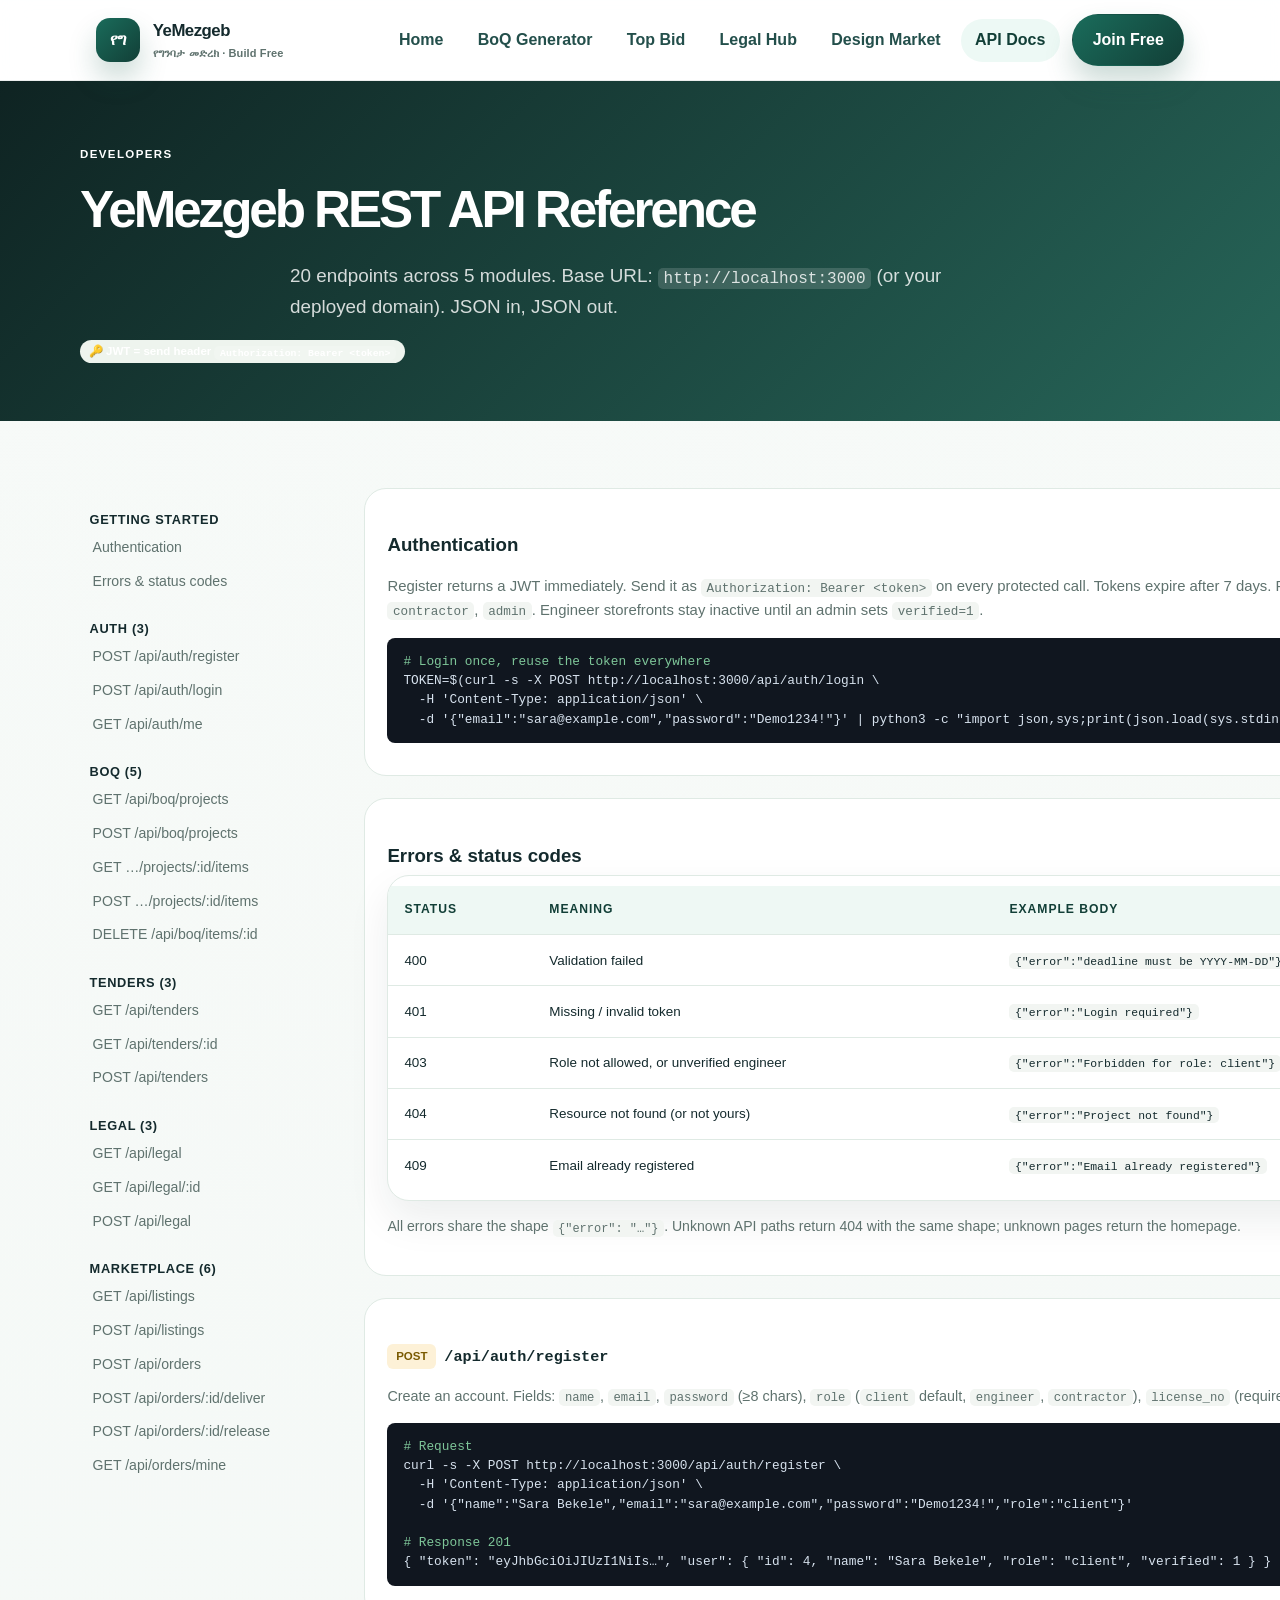
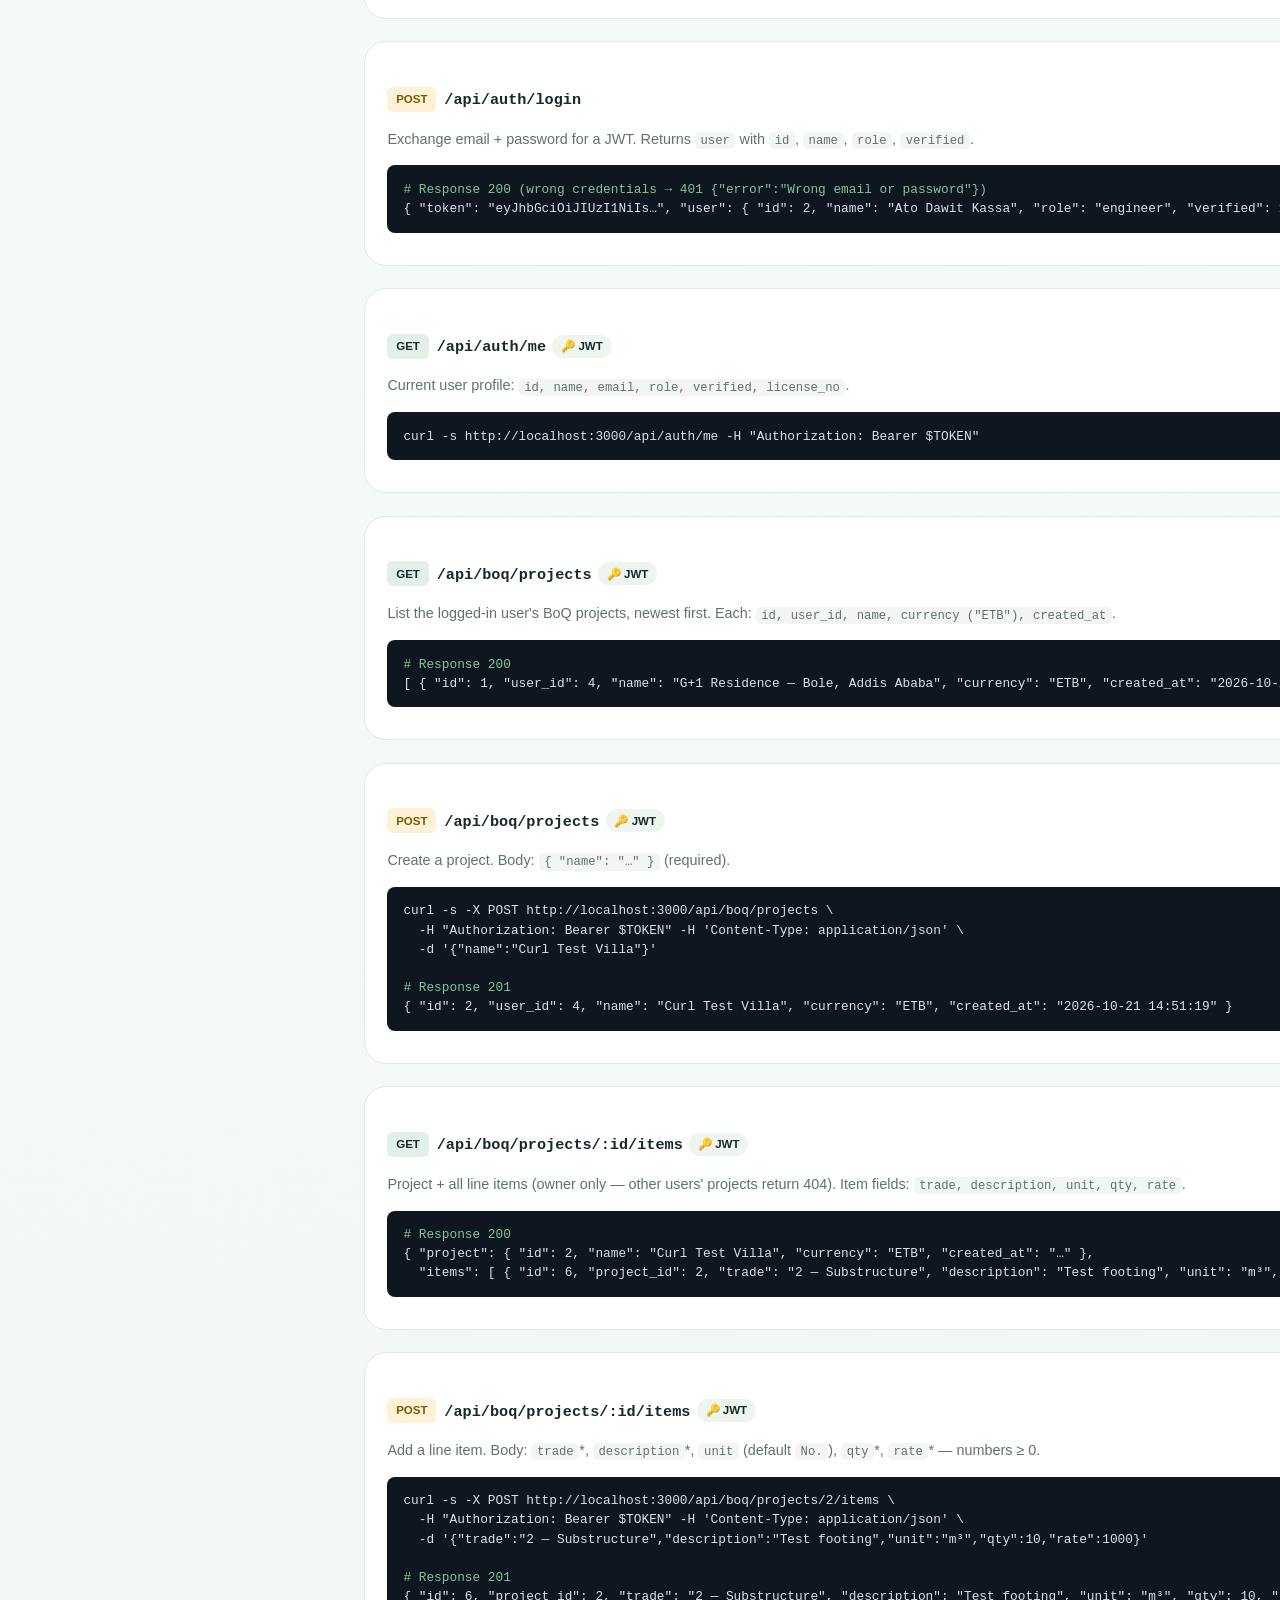
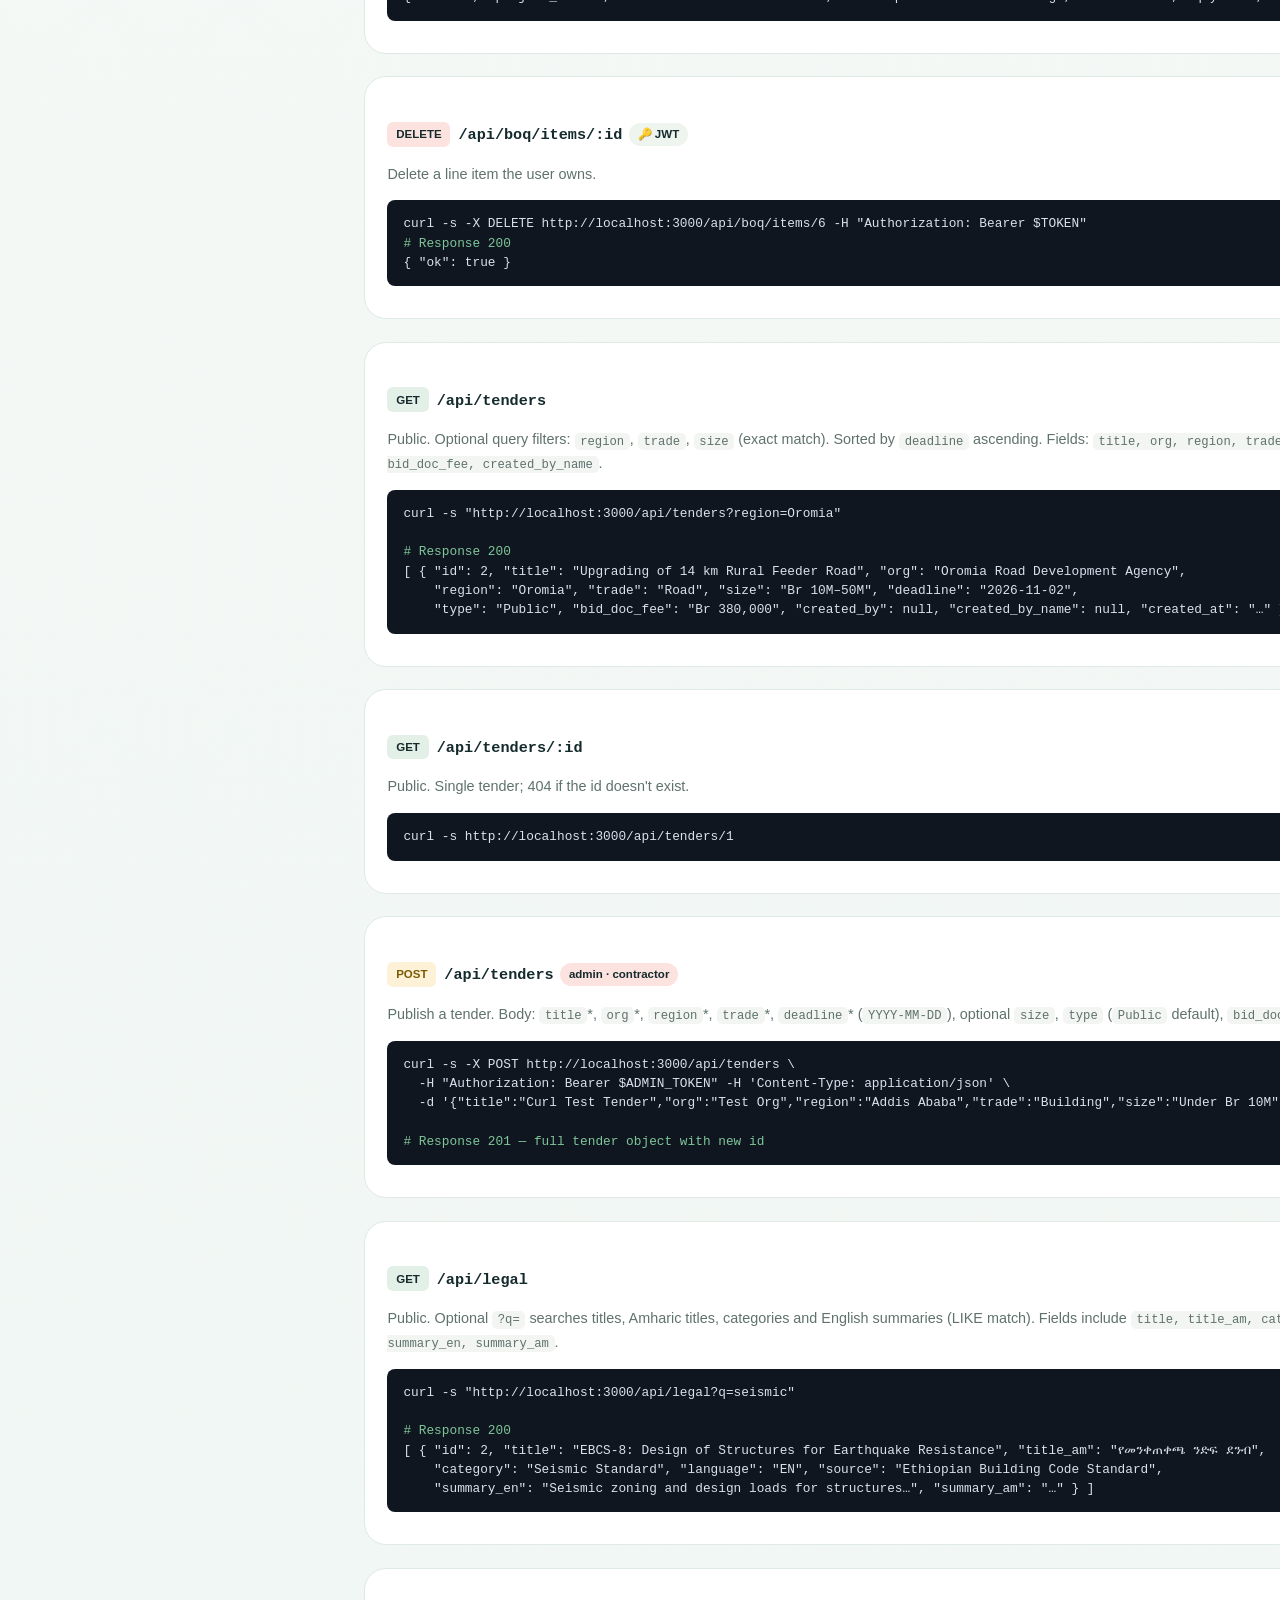
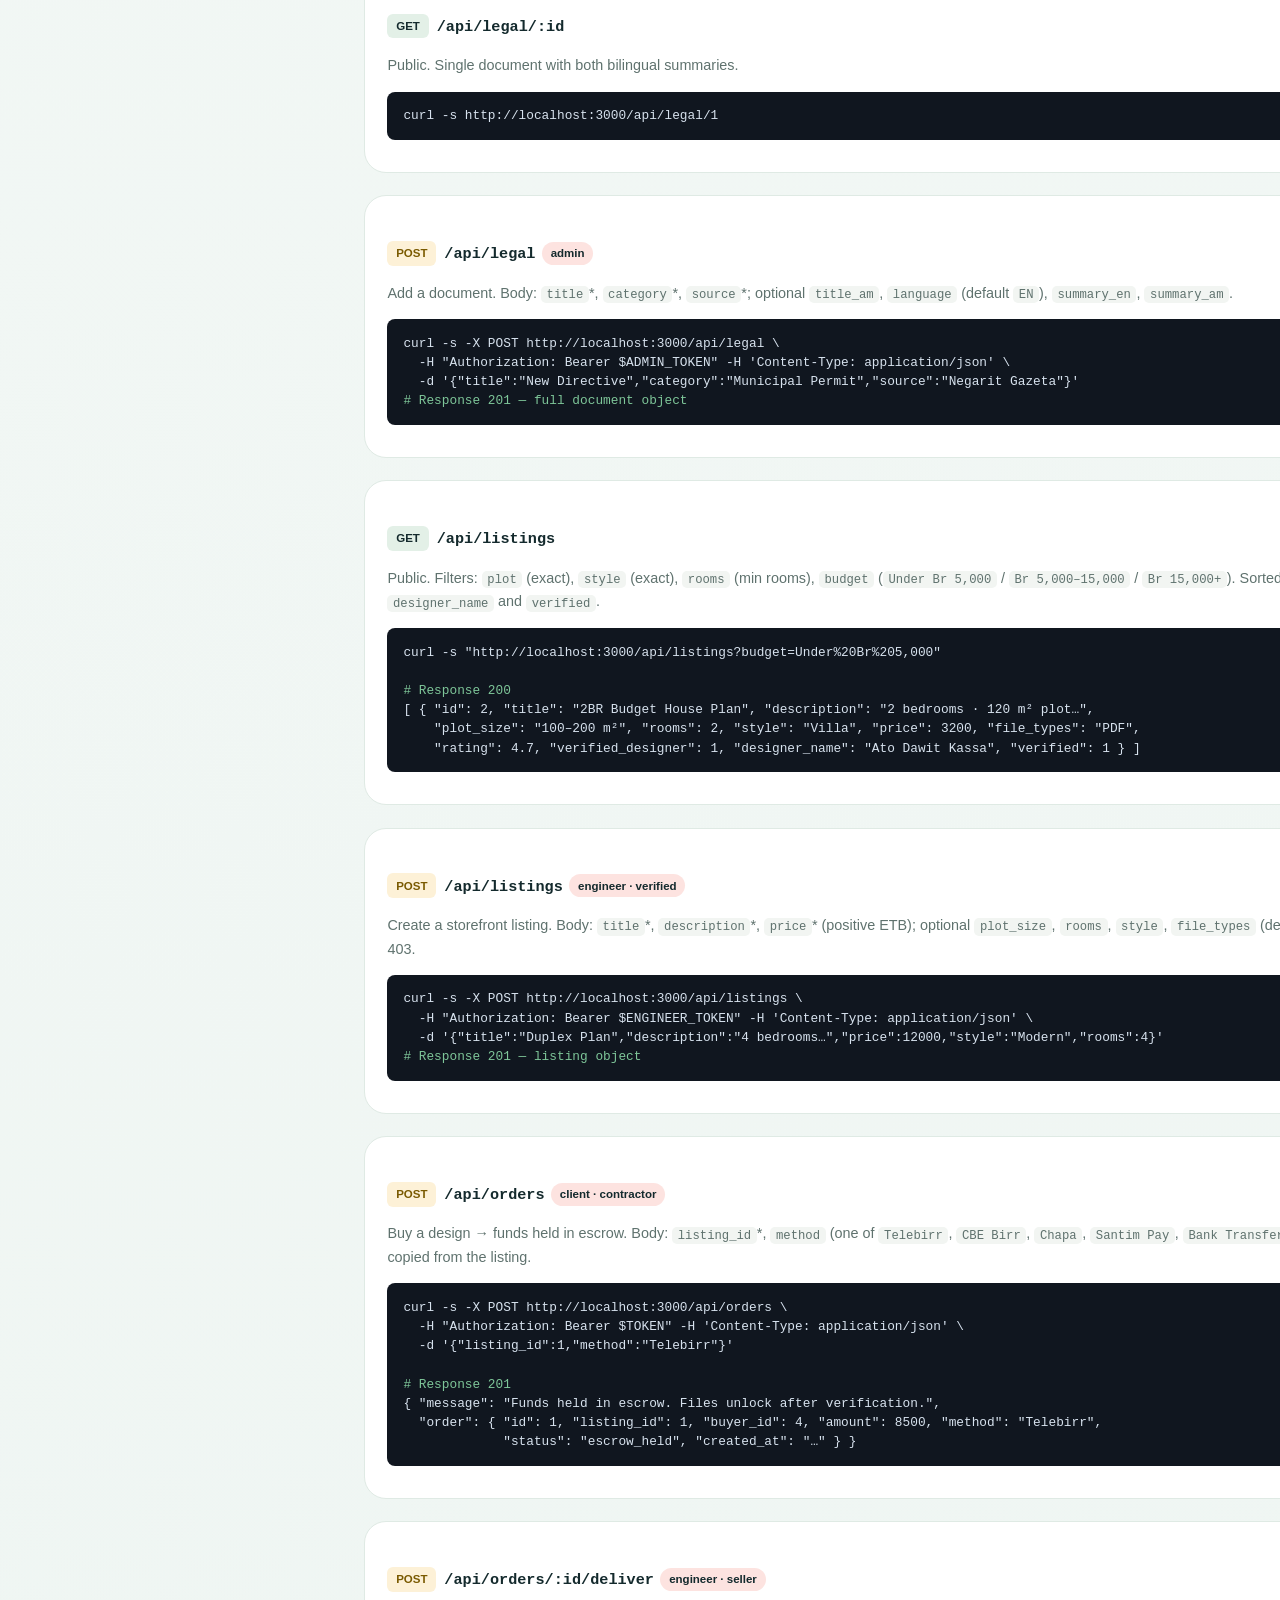
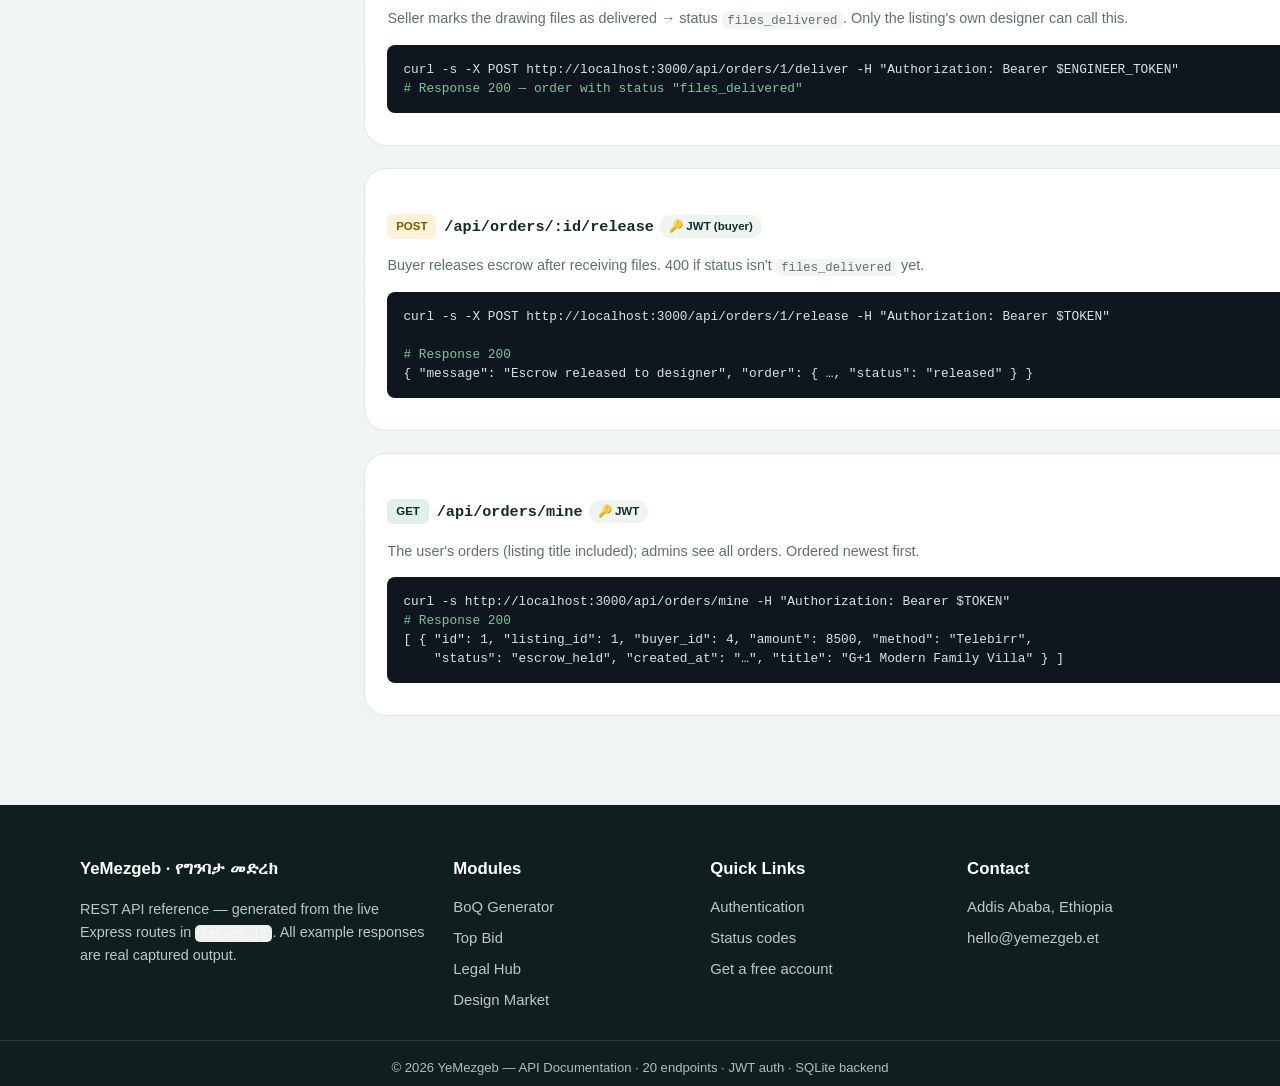
<file: api-docs.html>
<!DOCTYPE html>
<html lang="en">
<head>
<meta charset="UTF-8">
<meta name="viewport" content="width=device-width, initial-scale=1.0">
<title>API Documentation — YeMezgeb REST API</title>
<meta name="description" content="Complete REST API reference for the YeMezgeb platform: authentication, BoQ, tenders, legal repository and marketplace escrow endpoints with curl examples.">
<link rel="stylesheet" href="css/style.css">
<style>
.docs-layout { display: grid; gap: 1.5rem; }
@media (min-width: 980px) { .docs-layout { grid-template-columns: 260px 1fr; align-items: start; } }
.docs-sidebar { position: sticky; top: 76px; }
.docs-sidebar a { display: block; padding: .35rem .6rem; text-decoration: none; color: var(--muted); font-size: .88rem; border-left: 3px solid transparent; }
.docs-sidebar a:hover { color: var(--green-dark); border-left-color: var(--yellow); background: #eef4ee; }
.docs-sidebar .group { margin-top: 1rem; font-weight: 800; color: var(--green-dark); font-size: .8rem; text-transform: uppercase; letter-spacing: .05em; padding: .35rem .6rem 0; }
.method { display: inline-block; font-weight: 900; font-size: .72rem; padding: .2rem .55rem; border-radius: 6px; margin-right: .5rem; vertical-align: middle; }
.m-get { background: #e3f0e7; color: var(--green-dark); }
.m-post { background: #fdf1d7; color: #7a5a00; }
.m-delete { background: #fde3e0; color: var(--red); }
.ep { background: var(--card); border: 1px solid var(--line); border-radius: var(--radius); padding: 1.4rem; margin-bottom: 1.4rem; scroll-margin-top: 80px; }
.ep h3 { color: var(--green-dark); margin-bottom: .3rem; word-break: break-all; }
.ep .path { font-family: ui-monospace, Consolas, monospace; font-weight: 700; font-size: .95rem; }
.auth-tag { display: inline-block; font-size: .72rem; font-weight: 800; padding: .15rem .55rem; border-radius: 999px; background: #eef4ee; color: var(--green-dark); margin-left: .4rem; vertical-align: middle; }
.auth-tag.admin { background: #fde3e0; color: var(--red); }
pre { background: #10161f; color: #d7e2ee; padding: .9rem 1rem; border-radius: 8px; overflow-x: auto; font-size: .8rem; line-height: 1.5; margin: .6rem 0; }
pre .c { color: #7ec699; }
code { font-family: ui-monospace, Consolas, monospace; background: #eef1ee; padding: .1rem .35rem; border-radius: 5px; font-size: .85em; }
.ep code { background: #f2f5f2; }
.ep table { min-width: 0; font-size: .84rem; margin: .6rem 0; }
.pill-row { display: flex; gap: .5rem; flex-wrap: wrap; margin: .6rem 0; }
</style>
</head>
<body>
<a class="skip-link" href="#main">Skip to main content</a>
<header class="site-header">
  <div class="nav-wrap">
    <a href="index.html" class="brand"><span class="logo" aria-hidden="true">የግ</span><span>YeMezgeb<small>የግንባታ መድረክ · Build Free</small></span></a>
    <nav aria-label="Main navigation">
      <button class="menu-btn" onclick="document.body.classList.toggle('nav-open')" aria-label="Toggle menu">☰</button>
      <ul class="nav-links">
        <li><a href="index.html">Home</a></li>
        <li><a href="boq.html">BoQ Generator</a></li>
        <li><a href="tenders.html">Top Bid</a></li>
        <li><a href="legal.html">Legal Hub</a></li>
        <li><a href="marketplace.html">Design Market</a></li>
        <li><a href="api-docs.html" aria-current="page">API Docs</a></li>
      </ul>
      <a href="marketplace.html#join" class="nav-cta">Join Free</a>
    </nav>
  </div>
</header>

<main id="main">
  <section class="page-hero">
    <div class="container">
      <span class="kicker" style="color:var(--yellow);">Developers</span>
      <h1>YeMezgeb REST API Reference</h1>
      <p>20 endpoints across 5 modules. Base URL: <code style="background:rgba(255,255,255,.15);">http://localhost:3000</code> (or your deployed domain). JSON in, JSON out.</p>
      <div class="pill-row">
        <span class="auth-tag" style="margin:0;">🔑 JWT = send header <code style="background:rgba(255,255,255,.15);">Authorization: Bearer &lt;token&gt;</code></span>
      </div>
    </div>
  </section>

  <section>
    <div class="container docs-layout">
      <aside class="docs-sidebar" aria-label="Endpoint list">
        <div class="group">Getting started</div>
        <a href="#auth">Authentication</a>
        <a href="#errors">Errors &amp; status codes</a>
        <div class="group">Auth (3)</div>
        <a href="#register">POST /api/auth/register</a>
        <a href="#login">POST /api/auth/login</a>
        <a href="#me">GET /api/auth/me</a>
        <div class="group">BoQ (5)</div>
        <a href="#boq-list">GET /api/boq/projects</a>
        <a href="#boq-create">POST /api/boq/projects</a>
        <a href="#boq-items">GET …/projects/:id/items</a>
        <a href="#boq-additem">POST …/projects/:id/items</a>
        <a href="#boq-delitem">DELETE /api/boq/items/:id</a>
        <div class="group">Tenders (3)</div>
        <a href="#tenders-list">GET /api/tenders</a>
        <a href="#tenders-one">GET /api/tenders/:id</a>
        <a href="#tenders-create">POST /api/tenders</a>
        <div class="group">Legal (3)</div>
        <a href="#legal-list">GET /api/legal</a>
        <a href="#legal-one">GET /api/legal/:id</a>
        <a href="#legal-create">POST /api/legal</a>
        <div class="group">Marketplace (6)</div>
        <a href="#listings-list">GET /api/listings</a>
        <a href="#listings-create">POST /api/listings</a>
        <a href="#orders-create">POST /api/orders</a>
        <a href="#orders-deliver">POST /api/orders/:id/deliver</a>
        <a href="#orders-release">POST /api/orders/:id/release</a>
        <a href="#orders-mine">GET /api/orders/mine</a>
      </aside>

      <div>
        <div class="ep" id="auth">
          <h3>Authentication</h3>
          <p style="color:var(--muted); font-size:.93rem;">Register returns a JWT immediately. Send it as <code>Authorization: Bearer &lt;token&gt;</code> on every protected call. Tokens expire after 7 days. Roles: <code>client</code>, <code>engineer</code>, <code>contractor</code>, <code>admin</code>. Engineer storefronts stay inactive until an admin sets <code>verified=1</code>.</p>
          <pre><span class="c"># Login once, reuse the token everywhere</span>
TOKEN=$(curl -s -X POST http://localhost:3000/api/auth/login \
  -H 'Content-Type: application/json' \
  -d '{"email":"sara@example.com","password":"Demo1234!"}' | python3 -c "import json,sys;print(json.load(sys.stdin)['token'])")</pre>
        </div>

        <div class="ep" id="errors">
          <h3>Errors &amp; status codes</h3>
          <div class="table-wrap">
          <table>
            <thead><tr><th>Status</th><th>Meaning</th><th>Example body</th></tr></thead>
            <tbody>
              <tr><td>400</td><td>Validation failed</td><td><code>{"error":"deadline must be YYYY-MM-DD"}</code></td></tr>
              <tr><td>401</td><td>Missing / invalid token</td><td><code>{"error":"Login required"}</code></td></tr>
              <tr><td>403</td><td>Role not allowed, or unverified engineer</td><td><code>{"error":"Forbidden for role: client"}</code></td></tr>
              <tr><td>404</td><td>Resource not found (or not yours)</td><td><code>{"error":"Project not found"}</code></td></tr>
              <tr><td>409</td><td>Email already registered</td><td><code>{"error":"Email already registered"}</code></td></tr>
            </tbody>
          </table>
          </div>
          <p style="color:var(--muted); font-size:.88rem;">All errors share the shape <code>{"error": "…"}</code>. Unknown API paths return 404 with the same shape; unknown pages return the homepage.</p>
        </div>

        <div class="ep" id="register">
          <h3><span class="method m-post">POST</span><span class="path">/api/auth/register</span></h3>
          <p style="color:var(--muted); font-size:.9rem;">Create an account. Fields: <code>name</code>, <code>email</code>, <code>password</code> (≥8 chars), <code>role</code> (<code>client</code> default, <code>engineer</code>, <code>contractor</code>), <code>license_no</code> (required for engineers).</p>
          <pre><span class="c"># Request</span>
curl -s -X POST http://localhost:3000/api/auth/register \
  -H 'Content-Type: application/json' \
  -d '{"name":"Sara Bekele","email":"sara@example.com","password":"Demo1234!","role":"client"}'

<span class="c"># Response 201</span>
{ "token": "eyJhbGciOiJIUzI1NiIs…", "user": { "id": 4, "name": "Sara Bekele", "role": "client", "verified": 1 } }</pre>
        </div>

        <div class="ep" id="login">
          <h3><span class="method m-post">POST</span><span class="path">/api/auth/login</span></h3>
          <p style="color:var(--muted); font-size:.9rem;">Exchange email + password for a JWT. Returns <code>user</code> with <code>id</code>, <code>name</code>, <code>role</code>, <code>verified</code>.</p>
          <pre><span class="c"># Response 200 (wrong credentials → 401 {"error":"Wrong email or password"})</span>
{ "token": "eyJhbGciOiJIUzI1NiIs…", "user": { "id": 2, "name": "Ato Dawit Kassa", "role": "engineer", "verified": 1 } }</pre>
        </div>

        <div class="ep" id="me">
          <h3><span class="method m-get">GET</span><span class="path">/api/auth/me</span><span class="auth-tag">🔑 JWT</span></h3>
          <p style="color:var(--muted); font-size:.9rem;">Current user profile: <code>id, name, email, role, verified, license_no</code>.</p>
          <pre>curl -s http://localhost:3000/api/auth/me -H "Authorization: Bearer $TOKEN"</pre>
        </div>

        <div class="ep" id="boq-list">
          <h3><span class="method m-get">GET</span><span class="path">/api/boq/projects</span><span class="auth-tag">🔑 JWT</span></h3>
          <p style="color:var(--muted); font-size:.9rem;">List the logged-in user's BoQ projects, newest first. Each: <code>id, user_id, name, currency ("ETB"), created_at</code>.</p>
          <pre><span class="c"># Response 200</span>
[ { "id": 1, "user_id": 4, "name": "G+1 Residence — Bole, Addis Ababa", "currency": "ETB", "created_at": "2026-10-21 14:51:08" } ]</pre>
        </div>

        <div class="ep" id="boq-create">
          <h3><span class="method m-post">POST</span><span class="path">/api/boq/projects</span><span class="auth-tag">🔑 JWT</span></h3>
          <p style="color:var(--muted); font-size:.9rem;">Create a project. Body: <code>{ "name": "…" }</code> (required).</p>
          <pre>curl -s -X POST http://localhost:3000/api/boq/projects \
  -H "Authorization: Bearer $TOKEN" -H 'Content-Type: application/json' \
  -d '{"name":"Curl Test Villa"}'

<span class="c"># Response 201</span>
{ "id": 2, "user_id": 4, "name": "Curl Test Villa", "currency": "ETB", "created_at": "2026-10-21 14:51:19" }</pre>
        </div>

        <div class="ep" id="boq-items">
          <h3><span class="method m-get">GET</span><span class="path">/api/boq/projects/:id/items</span><span class="auth-tag">🔑 JWT</span></h3>
          <p style="color:var(--muted); font-size:.9rem;">Project + all line items (owner only — other users' projects return 404). Item fields: <code>trade, description, unit, qty, rate</code>.</p>
          <pre><span class="c"># Response 200</span>
{ "project": { "id": 2, "name": "Curl Test Villa", "currency": "ETB", "created_at": "…" },
  "items": [ { "id": 6, "project_id": 2, "trade": "2 — Substructure", "description": "Test footing", "unit": "m³", "qty": 10, "rate": 1000 } ] }</pre>
        </div>

        <div class="ep" id="boq-additem">
          <h3><span class="method m-post">POST</span><span class="path">/api/boq/projects/:id/items</span><span class="auth-tag">🔑 JWT</span></h3>
          <p style="color:var(--muted); font-size:.9rem;">Add a line item. Body: <code>trade</code>*, <code>description</code>*, <code>unit</code> (default <code>No.</code>), <code>qty</code>*, <code>rate</code>* — numbers ≥ 0.</p>
          <pre>curl -s -X POST http://localhost:3000/api/boq/projects/2/items \
  -H "Authorization: Bearer $TOKEN" -H 'Content-Type: application/json' \
  -d '{"trade":"2 — Substructure","description":"Test footing","unit":"m³","qty":10,"rate":1000}'

<span class="c"># Response 201</span>
{ "id": 6, "project_id": 2, "trade": "2 — Substructure", "description": "Test footing", "unit": "m³", "qty": 10, "rate": 1000 }</pre>
        </div>

        <div class="ep" id="boq-delitem">
          <h3><span class="method m-delete">DELETE</span><span class="path">/api/boq/items/:id</span><span class="auth-tag">🔑 JWT</span></h3>
          <p style="color:var(--muted); font-size:.9rem;">Delete a line item the user owns.</p>
          <pre>curl -s -X DELETE http://localhost:3000/api/boq/items/6 -H "Authorization: Bearer $TOKEN"
<span class="c"># Response 200</span>
{ "ok": true }</pre>
        </div>

        <div class="ep" id="tenders-list">
          <h3><span class="method m-get">GET</span><span class="path">/api/tenders</span></h3>
          <p style="color:var(--muted); font-size:.9rem;">Public. Optional query filters: <code>region</code>, <code>trade</code>, <code>size</code> (exact match). Sorted by <code>deadline</code> ascending. Fields: <code>title, org, region, trade, size, deadline, type, bid_doc_fee, created_by_name</code>.</p>
          <pre>curl -s "http://localhost:3000/api/tenders?region=Oromia"

<span class="c"># Response 200</span>
[ { "id": 2, "title": "Upgrading of 14 km Rural Feeder Road", "org": "Oromia Road Development Agency",
    "region": "Oromia", "trade": "Road", "size": "Br 10M–50M", "deadline": "2026-11-02",
    "type": "Public", "bid_doc_fee": "Br 380,000", "created_by": null, "created_by_name": null, "created_at": "…" } ]</pre>
        </div>

        <div class="ep" id="tenders-one">
          <h3><span class="method m-get">GET</span><span class="path">/api/tenders/:id</span></h3>
          <p style="color:var(--muted); font-size:.9rem;">Public. Single tender; 404 if the id doesn't exist.</p>
          <pre>curl -s http://localhost:3000/api/tenders/1</pre>
        </div>

        <div class="ep" id="tenders-create">
          <h3><span class="method m-post">POST</span><span class="path">/api/tenders</span><span class="auth-tag admin">admin · contractor</span></h3>
          <p style="color:var(--muted); font-size:.9rem;">Publish a tender. Body: <code>title</code>*, <code>org</code>*, <code>region</code>*, <code>trade</code>*, <code>deadline</code>* (<code>YYYY-MM-DD</code>), optional <code>size</code>, <code>type</code> (<code>Public</code> default), <code>bid_doc_fee</code> (default <code>Br 0</code>).</p>
          <pre>curl -s -X POST http://localhost:3000/api/tenders \
  -H "Authorization: Bearer $ADMIN_TOKEN" -H 'Content-Type: application/json' \
  -d '{"title":"Curl Test Tender","org":"Test Org","region":"Addis Ababa","trade":"Building","size":"Under Br 10M","deadline":"2026-12-01"}'

<span class="c"># Response 201 — full tender object with new id</span></pre>
        </div>

        <div class="ep" id="legal-list">
          <h3><span class="method m-get">GET</span><span class="path">/api/legal</span></h3>
          <p style="color:var(--muted); font-size:.9rem;">Public. Optional <code>?q=</code> searches titles, Amharic titles, categories and English summaries (LIKE match). Fields include <code>title, title_am, category, language, source, summary_en, summary_am</code>.</p>
          <pre>curl -s "http://localhost:3000/api/legal?q=seismic"

<span class="c"># Response 200</span>
[ { "id": 2, "title": "EBCS-8: Design of Structures for Earthquake Resistance", "title_am": "የመንቀጠቀጫ ንድፍ ደንብ",
    "category": "Seismic Standard", "language": "EN", "source": "Ethiopian Building Code Standard",
    "summary_en": "Seismic zoning and design loads for structures…", "summary_am": "…" } ]</pre>
        </div>

        <div class="ep" id="legal-one">
          <h3><span class="method m-get">GET</span><span class="path">/api/legal/:id</span></h3>
          <p style="color:var(--muted); font-size:.9rem;">Public. Single document with both bilingual summaries.</p>
          <pre>curl -s http://localhost:3000/api/legal/1</pre>
        </div>

        <div class="ep" id="legal-create">
          <h3><span class="method m-post">POST</span><span class="path">/api/legal</span><span class="auth-tag admin">admin</span></h3>
          <p style="color:var(--muted); font-size:.9rem;">Add a document. Body: <code>title</code>*, <code>category</code>*, <code>source</code>*; optional <code>title_am</code>, <code>language</code> (default <code>EN</code>), <code>summary_en</code>, <code>summary_am</code>.</p>
          <pre>curl -s -X POST http://localhost:3000/api/legal \
  -H "Authorization: Bearer $ADMIN_TOKEN" -H 'Content-Type: application/json' \
  -d '{"title":"New Directive","category":"Municipal Permit","source":"Negarit Gazeta"}'
<span class="c"># Response 201 — full document object</span></pre>
        </div>

        <div class="ep" id="listings-list">
          <h3><span class="method m-get">GET</span><span class="path">/api/listings</span></h3>
          <p style="color:var(--muted); font-size:.9rem;">Public. Filters: <code>plot</code> (exact), <code>style</code> (exact), <code>rooms</code> (min rooms), <code>budget</code> (<code>Under Br 5,000</code> / <code>Br 5,000–15,000</code> / <code>Br 15,000+</code>). Sorted by rating desc. Includes <code>designer_name</code> and <code>verified</code>.</p>
          <pre>curl -s "http://localhost:3000/api/listings?budget=Under%20Br%205,000"

<span class="c"># Response 200</span>
[ { "id": 2, "title": "2BR Budget House Plan", "description": "2 bedrooms · 120 m² plot…",
    "plot_size": "100–200 m²", "rooms": 2, "style": "Villa", "price": 3200, "file_types": "PDF",
    "rating": 4.7, "verified_designer": 1, "designer_name": "Ato Dawit Kassa", "verified": 1 } ]</pre>
        </div>

        <div class="ep" id="listings-create">
          <h3><span class="method m-post">POST</span><span class="path">/api/listings</span><span class="auth-tag admin">engineer · verified</span></h3>
          <p style="color:var(--muted); font-size:.9rem;">Create a storefront listing. Body: <code>title</code>*, <code>description</code>*, <code>price</code>* (positive ETB); optional <code>plot_size</code>, <code>rooms</code>, <code>style</code>, <code>file_types</code> (default <code>PDF</code>). Unverified engineers get 403.</p>
          <pre>curl -s -X POST http://localhost:3000/api/listings \
  -H "Authorization: Bearer $ENGINEER_TOKEN" -H 'Content-Type: application/json' \
  -d '{"title":"Duplex Plan","description":"4 bedrooms…","price":12000,"style":"Modern","rooms":4}'
<span class="c"># Response 201 — listing object</span></pre>
        </div>

        <div class="ep" id="orders-create">
          <h3><span class="method m-post">POST</span><span class="path">/api/orders</span><span class="auth-tag admin">client · contractor</span></h3>
          <p style="color:var(--muted); font-size:.9rem;">Buy a design → funds held in escrow. Body: <code>listing_id</code>*, <code>method</code> (one of <code>Telebirr</code>, <code>CBE Birr</code>, <code>Chapa</code>, <code>Santim Pay</code>, <code>Bank Transfer</code> — default <code>Telebirr</code>). Amount is copied from the listing.</p>
          <pre>curl -s -X POST http://localhost:3000/api/orders \
  -H "Authorization: Bearer $TOKEN" -H 'Content-Type: application/json' \
  -d '{"listing_id":1,"method":"Telebirr"}'

<span class="c"># Response 201</span>
{ "message": "Funds held in escrow. Files unlock after verification.",
  "order": { "id": 1, "listing_id": 1, "buyer_id": 4, "amount": 8500, "method": "Telebirr",
             "status": "escrow_held", "created_at": "…" } }</pre>
        </div>

        <div class="ep" id="orders-deliver">
          <h3><span class="method m-post">POST</span><span class="path">/api/orders/:id/deliver</span><span class="auth-tag admin">engineer · seller</span></h3>
          <p style="color:var(--muted); font-size:.9rem;">Seller marks the drawing files as delivered → status <code>files_delivered</code>. Only the listing's own designer can call this.</p>
          <pre>curl -s -X POST http://localhost:3000/api/orders/1/deliver -H "Authorization: Bearer $ENGINEER_TOKEN"
<span class="c"># Response 200 — order with status "files_delivered"</span></pre>
        </div>

        <div class="ep" id="orders-release">
          <h3><span class="method m-post">POST</span><span class="path">/api/orders/:id/release</span><span class="auth-tag">🔑 JWT (buyer)</span></h3>
          <p style="color:var(--muted); font-size:.9rem;">Buyer releases escrow after receiving files. 400 if status isn't <code>files_delivered</code> yet.</p>
          <pre>curl -s -X POST http://localhost:3000/api/orders/1/release -H "Authorization: Bearer $TOKEN"

<span class="c"># Response 200</span>
{ "message": "Escrow released to designer", "order": { …, "status": "released" } }</pre>
        </div>

        <div class="ep" id="orders-mine">
          <h3><span class="method m-get">GET</span><span class="path">/api/orders/mine</span><span class="auth-tag">🔑 JWT</span></h3>
          <p style="color:var(--muted); font-size:.9rem;">The user's orders (listing title included); admins see all orders. Ordered newest first.</p>
          <pre>curl -s http://localhost:3000/api/orders/mine -H "Authorization: Bearer $TOKEN"
<span class="c"># Response 200</span>
[ { "id": 1, "listing_id": 1, "buyer_id": 4, "amount": 8500, "method": "Telebirr",
    "status": "escrow_held", "created_at": "…", "title": "G+1 Modern Family Villa" } ]</pre>
        </div>
      </div>
    </div>
  </section>
</main>

<footer class="site-footer">
  <div class="container footer-grid">
    <div><h4>YeMezgeb · የግንባታ መድረክ</h4><p style="font-size:.9rem;">REST API reference — generated from the live Express routes in <code>server.js</code>. All example responses are real captured output.</p></div>
    <div><h4>Modules</h4><ul><li><a href="boq.html">BoQ Generator</a></li><li><a href="tenders.html">Top Bid</a></li><li><a href="legal.html">Legal Hub</a></li><li><a href="marketplace.html">Design Market</a></li></ul></div>
    <div><h4>Quick Links</h4><ul><li><a href="#auth">Authentication</a></li><li><a href="#errors">Status codes</a></li><li><a href="marketplace.html#join">Get a free account</a></li></ul></div>
    <div><h4>Contact</h4><ul><li>Addis Ababa, Ethiopia</li><li><a href="mailto:hello@yemezgeb.et">hello@yemezgeb.et</a></li></ul></div>
  </div>
  <div class="footer-bottom">© 2026 YeMezgeb — API Documentation · 20 endpoints · JWT auth · SQLite backend</div>
</footer>
</body>
</html>
</file>
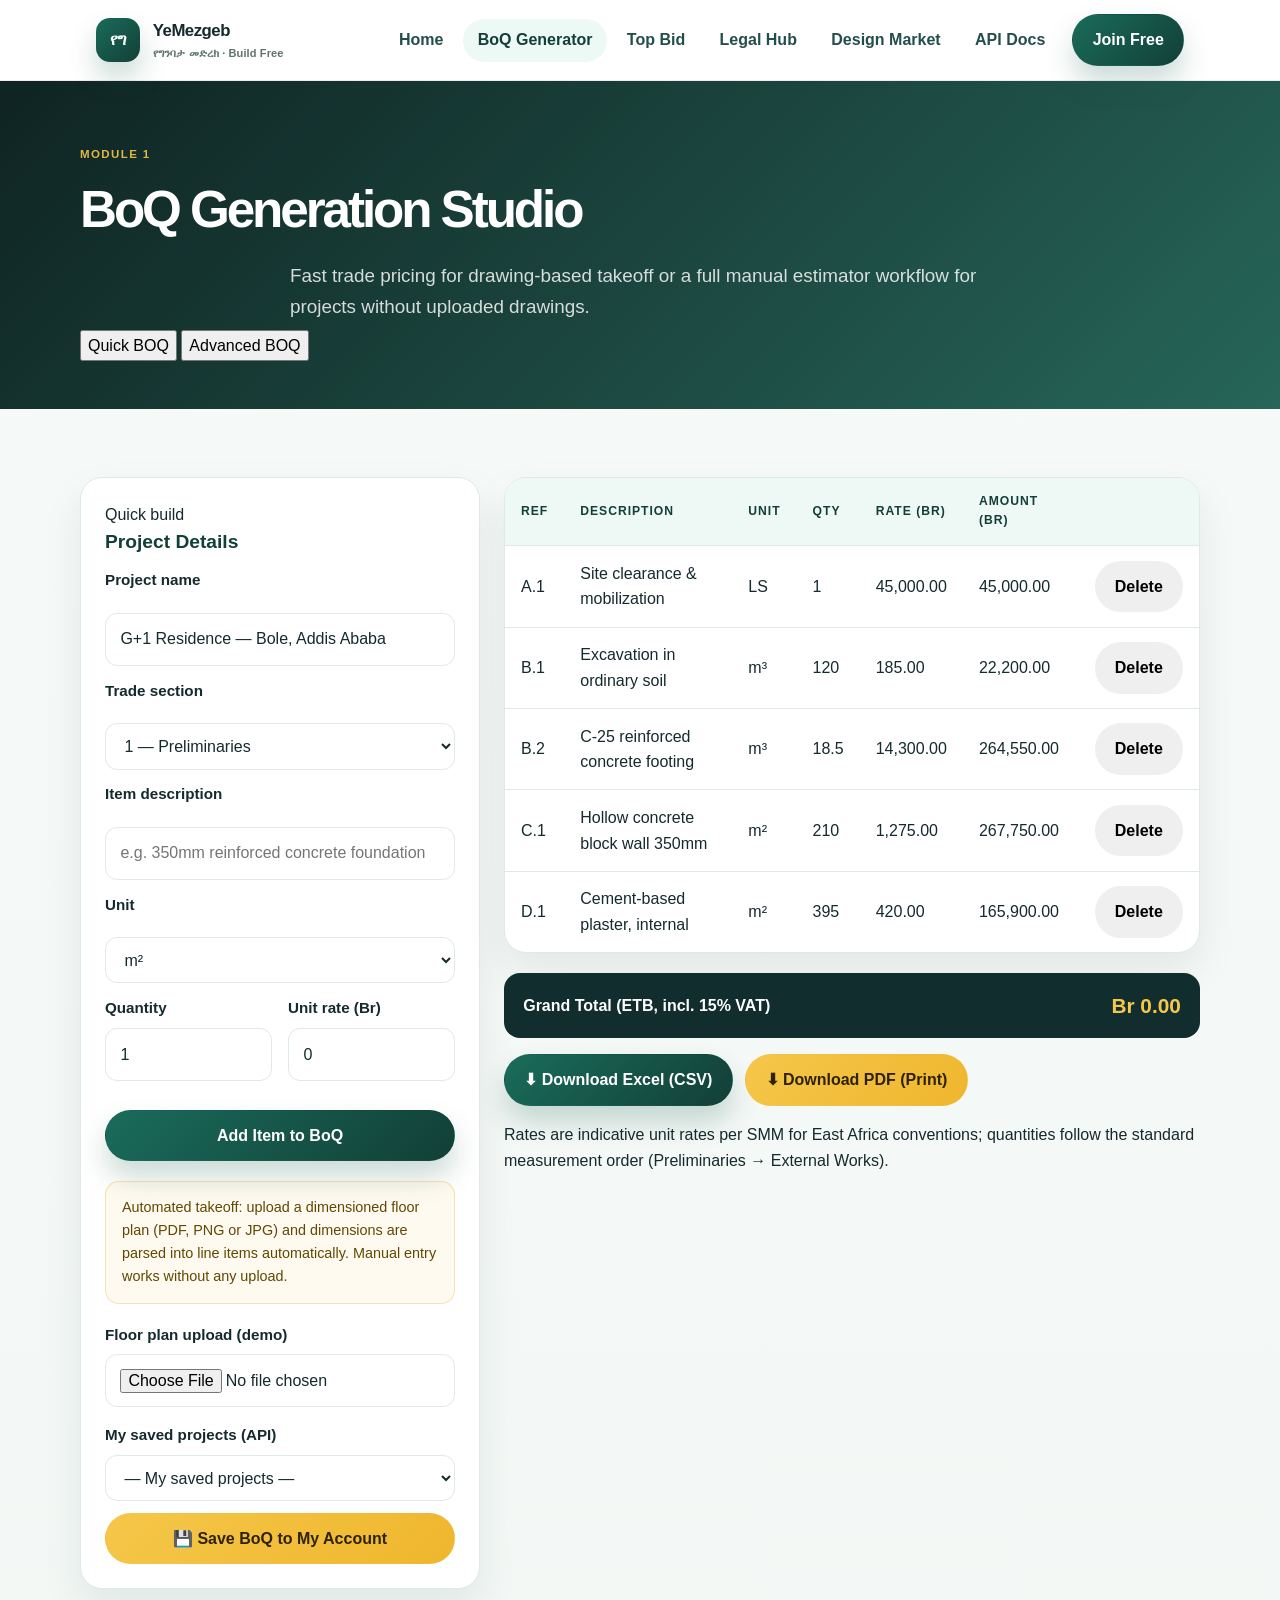
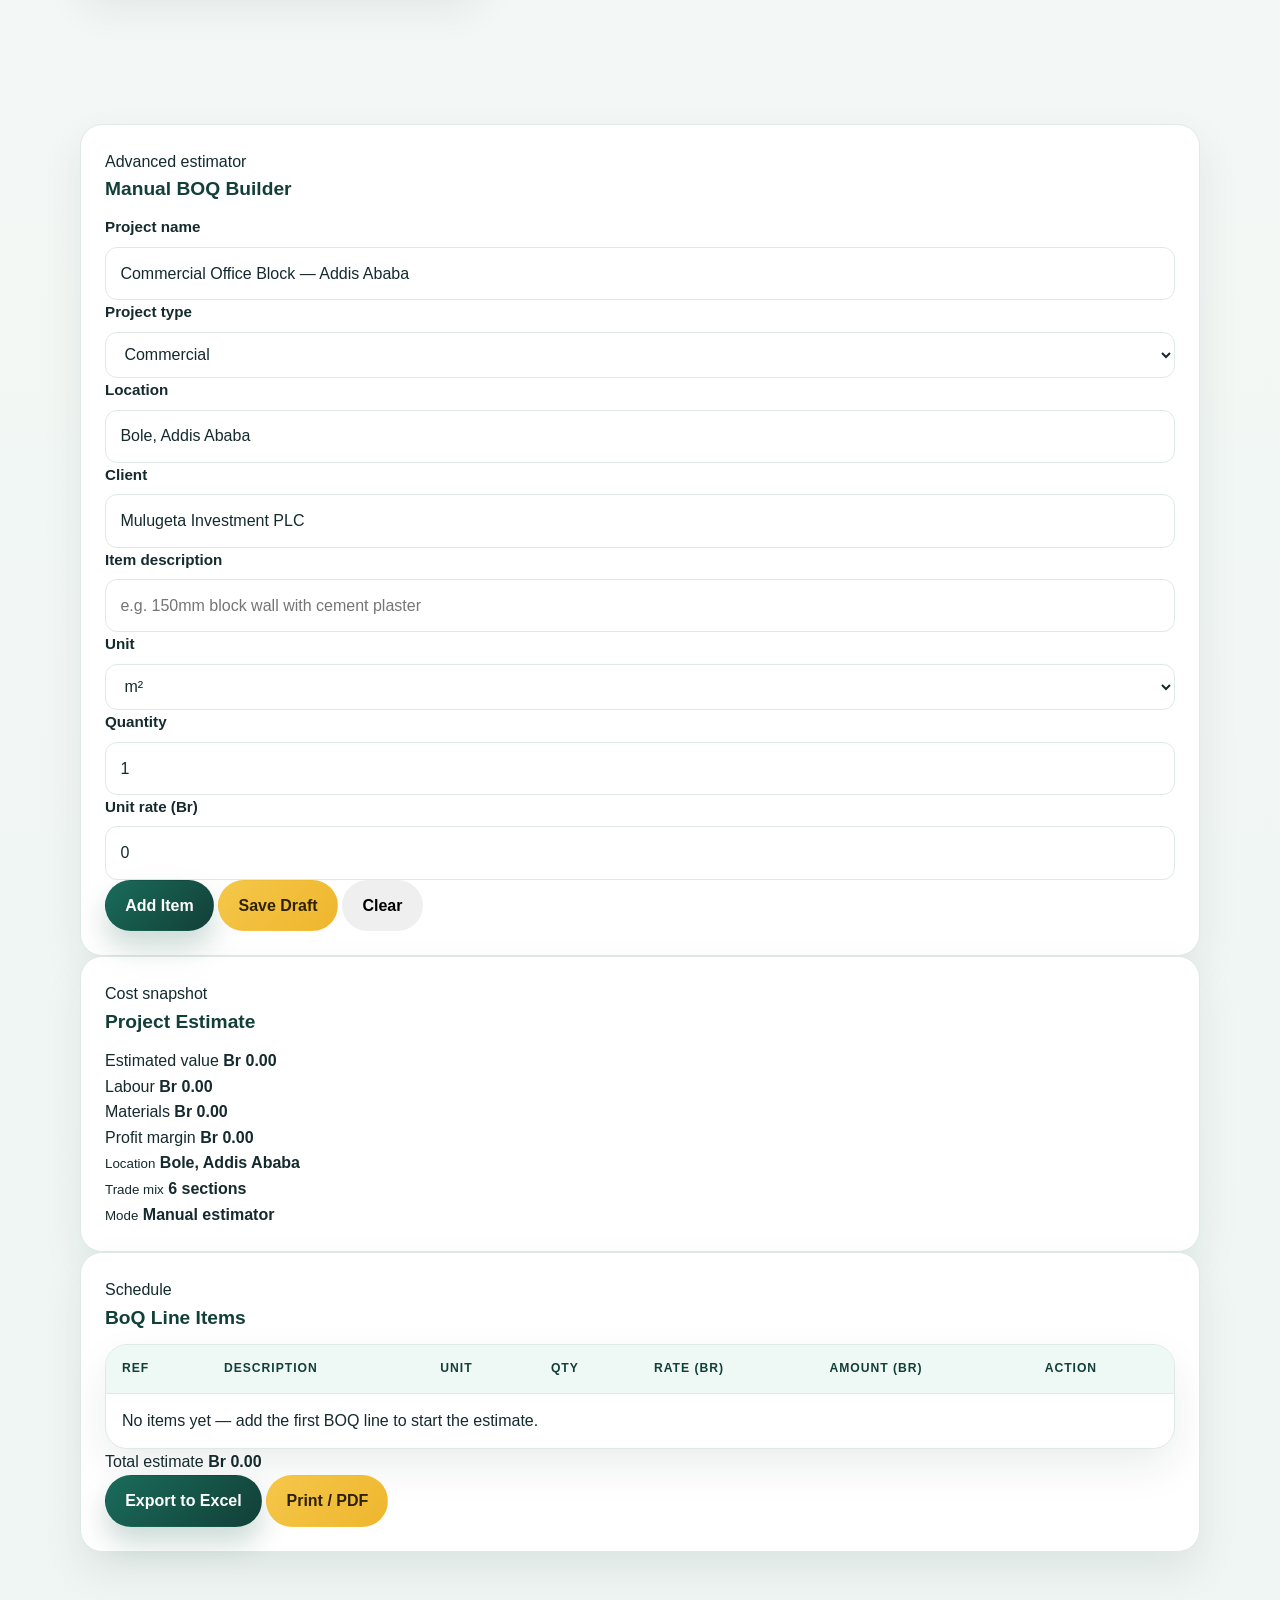
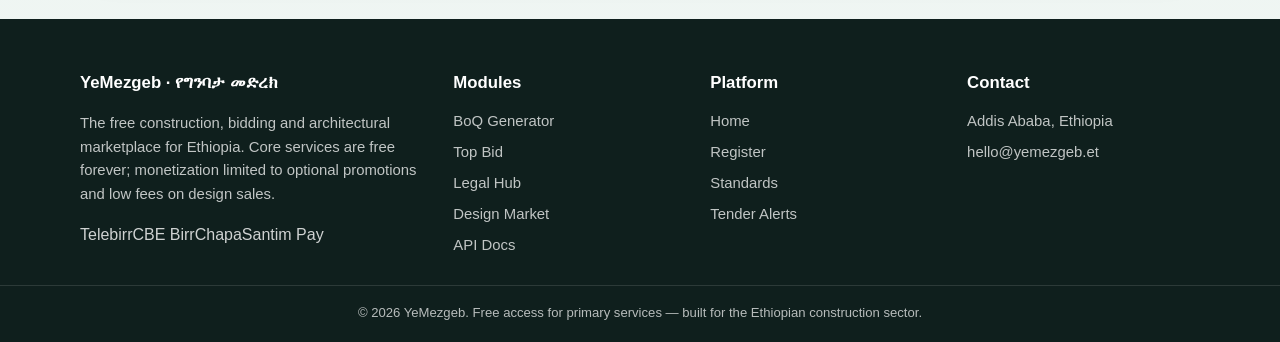
<file: boq.html>
<!DOCTYPE html>
<html lang="en">
<head>
  <meta charset="UTF-8">
  <meta name="viewport" content="width=device-width, initial-scale=1.0">
  <title>BoQ Generator — Free Automated Bill of Quantities | YeMezgeb</title>
  <meta name="description" content="Advanced and quick BoQ generation for Ethiopian construction projects — manual estimator workflow, pricing, export, and project tracking.">
  <link rel="stylesheet" href="css/style.css">
</head>
<body>
  <a class="skip-link" href="#main">Skip to main content</a>

  <header class="site-header">
    <div class="nav-wrap">
      <a href="index.html" class="brand" aria-label="YeMezgeb homepage">
        <span class="logo" aria-hidden="true">የግ</span>
        <span>YeMezgeb<small>የግንባታ መድረክ · Build Free</small></span>
      </a>
      <nav aria-label="Main navigation">
        <button class="menu-btn" onclick="document.body.classList.toggle('nav-open')" aria-expanded="false" aria-label="Toggle menu">☰</button>
        <ul class="nav-links">
          <li><a href="index.html">Home</a></li>
          <li><a href="boq.html" aria-current="page">BoQ Generator</a></li>
          <li><a href="tenders.html">Top Bid</a></li>
          <li><a href="legal.html">Legal Hub</a></li>
          <li><a href="marketplace.html">Design Market</a></li>
          <li><a href="api-docs.html">API Docs</a></li>
        </ul>
        <a href="marketplace.html#join" class="nav-cta">Join Free</a>
      </nav>
    </div>
  </header>

  <main id="main">
    <section class="page-hero boq-hero">
      <div class="container">
        <span class="kicker">Module 1</span>
        <h1>BoQ Generation Studio</h1>
        <p>Fast trade pricing for drawing-based takeoff or a full manual estimator workflow for projects without uploaded drawings.</p>

        <div class="boq-mode-toggle" role="tablist" aria-label="BoQ generation modes">
          <button class="active" type="button" data-target="quick-boq">Quick BOQ</button>
          <button type="button" data-target="advanced-boq">Advanced BOQ</button>
        </div>
      </div>
    </section>

    <section id="quick-boq" class="boq-mode-panel active">
      <div class="container boq-layout">
        <div class="card">
          <div class="panel-head">
            <span class="eyebrow">Quick build</span>
            <h3>Project Details</h3>
          </div>

          <form id="boq-form" onsubmit="return addRow(event)">
            <label for="pname">Project name</label>
            <input id="pname" type="text" value="G+1 Residence — Bole, Addis Ababa" required>

            <label for="ptrade">Trade section</label>
            <select id="ptrade">
              <option>1 — Preliminaries</option>
              <option>2 — Substructure &amp; Foundations</option>
              <option>3 — Superstructure &amp; Masonry</option>
              <option>4 — Roofing &amp; Finishes</option>
              <option>5 — Plumbing &amp; Electrical Services</option>
              <option>6 — External Works</option>
            </select>

            <label for="pitem">Item description</label>
            <input id="pitem" type="text" placeholder="e.g. 350mm reinforced concrete foundation" required>

            <label for="punit">Unit</label>
            <select id="punit">
              <option>m²</option>
              <option>m³</option>
              <option>m</option>
              <option>No.</option>
              <option>LS (Lump Sum)</option>
            </select>

            <div class="field-row">
              <div>
                <label for="pqty">Quantity</label>
                <input id="pqty" type="number" min="0" step="0.01" value="1" required>
              </div>
              <div>
                <label for="prate">Unit rate (Br)</label>
                <input id="prate" type="number" min="0" step="0.01" value="0" required>
              </div>
            </div>

            <button class="btn btn-primary" type="submit" style="margin-top:1rem; width:100%;">Add Item to BoQ</button>
          </form>

          <div class="note">
            Automated takeoff: upload a dimensioned floor plan (PDF, PNG or JPG) and dimensions are parsed into line items automatically. Manual entry works without any upload.
          </div>

          <label for="plan" style="margin-top:1.2rem;">Floor plan upload (demo)</label>
          <input id="plan" type="file" accept=".pdf,.png,.jpg,.jpeg">

          <div style="margin-top:1rem;">
            <label for="my-projects">My saved projects (API)</label>
            <select id="my-projects" onchange="if(this.value) loadProject(this.value)">
              <option value="">— My saved projects —</option>
            </select>
            <button class="btn btn-yellow" type="button" style="margin-top:.7rem; width:100%;" onclick="saveProject()">💾 Save BoQ to My Account</button>
          </div>
        </div>

        <div>
          <div class="table-wrap">
            <table aria-label="Bill of Quantities items">
              <thead>
                <tr>
                  <th>Ref</th>
                  <th>Description</th>
                  <th>Unit</th>
                  <th>Qty</th>
                  <th>Rate (Br)</th>
                  <th>Amount (Br)</th>
                  <th></th>
                </tr>
              </thead>
              <tbody id="boq-body">
                <tr><td>A.1</td><td>Site clearance &amp; mobilization</td><td>LS</td><td>1</td><td>45,000.00</td><td>45,000.00</td><td><button class="btn btn-mini" type="button" onclick="delRow(this)">Delete</button></td></tr>
                <tr><td>B.1</td><td>Excavation in ordinary soil</td><td>m³</td><td>120</td><td>185.00</td><td>22,200.00</td><td><button class="btn btn-mini" type="button" onclick="delRow(this)">Delete</button></td></tr>
                <tr><td>B.2</td><td>C-25 reinforced concrete footing</td><td>m³</td><td>18.5</td><td>14,300.00</td><td>264,550.00</td><td><button class="btn btn-mini" type="button" onclick="delRow(this)">Delete</button></td></tr>
                <tr><td>C.1</td><td>Hollow concrete block wall 350mm</td><td>m²</td><td>210</td><td>1,275.00</td><td>267,750.00</td><td><button class="btn btn-mini" type="button" onclick="delRow(this)">Delete</button></td></tr>
                <tr><td>D.1</td><td>Cement-based plaster, internal</td><td>m²</td><td>395</td><td>420.00</td><td>165,900.00</td><td><button class="btn btn-mini" type="button" onclick="delRow(this)">Delete</button></td></tr>
              </tbody>
            </table>
          </div>

          <div class="boq-total">
            <span>Grand Total (ETB, incl. 15% VAT)</span>
            <b id="grand-total">Br 0.00</b>
          </div>

          <div class="export-row">
            <button class="btn btn-primary" onclick="exportBoQ('csv')" type="button">⬇ Download Excel (CSV)</button>
            <button class="btn btn-yellow" onclick="window.print()" type="button">⬇ Download PDF (Print)</button>
          </div>

          <p class="small-note">Rates are indicative unit rates per SMM for East Africa conventions; quantities follow the standard measurement order (Preliminaries → External Works).</p>
        </div>
      </div>
    </section>

    <section id="advanced-boq" class="boq-mode-panel">
      <div class="container advanced-boq-shell">
        <div class="card advanced-panel">
          <div class="panel-head">
            <span class="eyebrow">Advanced estimator</span>
            <h3>Manual BOQ Builder</h3>
          </div>

          <form id="advanced-boq-form" class="advanced-form" onsubmit="event.preventDefault(); addAdvancedItem();">
            <div class="form-grid">
              <div class="form-group">
                <label for="adv-project-name">Project name</label>
                <input id="adv-project-name" type="text" value="Commercial Office Block — Addis Ababa" required>
              </div>
              <div class="form-group">
                <label for="adv-project-type">Project type</label>
                <select id="adv-project-type">
                  <option>Residential</option>
                  <option selected>Commercial</option>
                  <option>Industrial</option>
                  <option>Institutional</option>
                </select>
              </div>
              <div class="form-group">
                <label for="adv-location">Location</label>
                <input id="adv-location" type="text" value="Bole, Addis Ababa" required>
              </div>
              <div class="form-group">
                <label for="adv-client">Client</label>
                <input id="adv-client" type="text" value="Mulugeta Investment PLC" required>
              </div>
            </div>

            <div class="divider"></div>

            <div class="form-grid">
              <div class="form-group">
                <label for="adv-item-name">Item description</label>
                <input id="adv-item-name" type="text" placeholder="e.g. 150mm block wall with cement plaster" required>
              </div>
              <div class="form-group">
                <label for="adv-unit">Unit</label>
                <select id="adv-unit">
                  <option>m²</option>
                  <option>m³</option>
                  <option>m</option>
                  <option>No.</option>
                  <option>LS</option>
                </select>
              </div>
              <div class="form-group">
                <label for="adv-qty">Quantity</label>
                <input id="adv-qty" type="number" min="0" step="0.01" value="1" required>
              </div>
              <div class="form-group">
                <label for="adv-rate">Unit rate (Br)</label>
                <input id="adv-rate" type="number" min="0" step="0.01" value="0" required>
              </div>
            </div>

            <div class="boq-action-row">
              <button class="btn btn-primary" type="submit">Add Item</button>
              <button class="btn btn-yellow" type="button" id="adv-save-draft">Save Draft</button>
              <button class="btn btn-ghost-dark" type="button" id="adv-clear">Clear</button>
            </div>
          </form>
        </div>

        <div class="card summary-stack">
          <div class="panel-head">
            <span class="eyebrow">Cost snapshot</span>
            <h3>Project Estimate</h3>
          </div>

          <div class="summary-grid">
            <div class="summary-card">
              <span>Estimated value</span>
              <strong id="summary-total">Br 0.00</strong>
            </div>
            <div class="summary-card accent">
              <span>Labour</span>
              <strong id="summary-labour">Br 0.00</strong>
            </div>
            <div class="summary-card warning">
              <span>Materials</span>
              <strong id="summary-materials">Br 0.00</strong>
            </div>
            <div class="summary-card success">
              <span>Profit margin</span>
              <strong id="summary-profit">Br 0.00</strong>
            </div>
          </div>

          <div class="mini-metrics">
            <div>
              <small>Location</small>
              <strong id="mini-location">Bole, Addis Ababa</strong>
            </div>
            <div>
              <small>Trade mix</small>
              <strong> 6 sections</strong>
            </div>
            <div>
              <small>Mode</small>
              <strong>Manual estimator</strong>
            </div>
          </div>
        </div>
      </div>

      <div class="container">
        <div class="card advanced-table-card">
          <div class="panel-head compact">
            <span class="eyebrow">Schedule</span>
            <h3>BoQ Line Items</h3>
          </div>

          <div class="table-wrap">
            <table aria-label="Advanced BOQ items">
              <thead>
                <tr>
                  <th>Ref</th>
                  <th>Description</th>
                  <th>Unit</th>
                  <th>Qty</th>
                  <th>Rate (Br)</th>
                  <th>Amount (Br)</th>
                  <th>Action</th>
                </tr>
              </thead>
              <tbody id="advanced-boq-body">
                <tr>
                  <td colspan="7" class="empty-state">No items yet — add the first BOQ line to start the estimate.</td>
                </tr>
              </tbody>
            </table>
          </div>

          <div class="bottom-bar">
            <div class="project-total-box">
              <span>Total estimate</span>
              <strong id="advanced-total">Br 0.00</strong>
            </div>
            <div class="bottom-actions">
              <button class="btn btn-primary" type="button" onclick="exportAdvancedBoQ()">Export to Excel</button>
              <button class="btn btn-yellow" type="button" onclick="printAdvancedBoQ()">Print / PDF</button>
            </div>
          </div>
        </div>
      </div>
    </section>
  </main>

  <footer class="site-footer">
    <div class="container footer-grid">
      <div>
        <h4>YeMezgeb · የግንባታ መድረክ</h4>
        <p>The free construction, bidding and architectural marketplace for Ethiopia. Core services are free forever; monetization limited to optional promotions and low fees on design sales.</p>
        <div class="pay-badges"><span>Telebirr</span><span>CBE Birr</span><span>Chapa</span><span>Santim Pay</span></div>
      </div>
      <div>
        <h4>Modules</h4>
        <ul>
          <li><a href="boq.html">BoQ Generator</a></li>
          <li><a href="tenders.html">Top Bid</a></li>
          <li><a href="legal.html">Legal Hub</a></li>
          <li><a href="marketplace.html">Design Market</a></li>
          <li><a href="api-docs.html">API Docs</a></li>
        </ul>
      </div>
      <div>
        <h4>Platform</h4>
        <ul>
          <li><a href="index.html">Home</a></li>
          <li><a href="marketplace.html#join">Register</a></li>
          <li><a href="legal.html#standards">Standards</a></li>
          <li><a href="tenders.html#alerts">Tender Alerts</a></li>
        </ul>
      </div>
      <div>
        <h4>Contact</h4>
        <ul>
          <li>Addis Ababa, Ethiopia</li>
          <li><a href="mailto:hello@yemezgeb.et">hello@yemezgeb.et</a></li>
        </ul>
      </div>
    </div>
    <div class="footer-bottom">© 2026 YeMezgeb. Free access for primary services — built for the Ethiopian construction sector.</div>
  </footer>

  <script src="app.js"></script>
  <script>
    const boqModeButtons = document.querySelectorAll('.boq-mode-toggle button');
    const boqPanels = document.querySelectorAll('.boq-mode-panel');

    boqModeButtons.forEach(function(button) {
      button.addEventListener('click', function() {
        boqModeButtons.forEach(function(btn) { btn.classList.toggle('active', btn === button); });
        const target = button.getAttribute('data-target');
        boqPanels.forEach(function(panel) {
          panel.classList.toggle('active', panel.id === target);
        });
      });
    });

    function formatCurrency(value) {
      return 'Br ' + Number(value || 0).toLocaleString('en-US', {
        minimumFractionDigits: 2,
        maximumFractionDigits: 2
      });
    }

    function generateAdvancedRef(index) {
      const letters = 'ABCDEFGHIJKLMNOPQRSTUVWXYZ';
      const letter = letters[(index % 26)] || 'A';
      return letter + '.' + (Math.floor(index / 26) + 1);
    }

    const advancedItems = [];

    function addAdvancedItem() {
      const name = document.getElementById('adv-item-name').value.trim();
      const unit = document.getElementById('adv-unit').value;
      const qty = Number(document.getElementById('adv-qty').value || 0);
      const rate = Number(document.getElementById('adv-rate').value || 0);

      if (!name || qty <= 0 || rate < 0) {
        alert('Please complete the item description, quantity and rate before adding a BOQ line.');
        return;
      }

      const amount = qty * rate;
      advancedItems.push({
        name,
        unit,
        qty,
        rate,
        amount
      });

      renderAdvancedTable();
      document.getElementById('advanced-boq-form').reset();
      document.getElementById('adv-project-name').value = document.getElementById('adv-project-name').value || 'New project';
      document.getElementById('adv-location').value = document.getElementById('adv-location').value || 'Addis Ababa';
      document.getElementById('adv-client').value = document.getElementById('adv-client').value || 'Client';
      document.getElementById('adv-qty').value = '1';
      document.getElementById('adv-rate').value = '0';
      document.getElementById('mini-location').textContent = document.getElementById('adv-location').value;
    }

    function renderAdvancedTable() {
      const tableBody = document.getElementById('advanced-boq-body');
      if (!advancedItems.length) {
        tableBody.innerHTML = '<tr><td colspan="7" class="empty-state">No items yet — add the first BOQ line to start the estimate.</td></tr>';
        updateAdvancedTotals();
        return;
      }

      let total = 0;
      tableBody.innerHTML = advancedItems.map(function(item, index) {
        total += item.amount;
        return '<tr>' +
          '<td>' + generateAdvancedRef(index) + '</td>' +
          '<td>' + item.name + '</td>' +
          '<td>' + item.unit + '</td>' +
          '<td>' + Number(item.qty).toLocaleString() + '</td>' +
          '<td>' + formatCurrency(item.rate) + '</td>' +
          '<td>' + formatCurrency(item.amount) + '</td>' +
          '<td><button class="btn btn-mini danger" type="button" onclick="removeAdvancedItem(' + index + ')">Remove</button></td>' +
          '</tr>';
      }).join('');

      updateAdvancedTotals(total);
    }

    function updateAdvancedTotals(totalAmount) {
      const total = Number(totalAmount || 0);
      const labour = total * 0.38;
      const materials = total * 0.47;
      const profit = total * 0.15;

      document.getElementById('summary-total').textContent = formatCurrency(total);
      document.getElementById('summary-labour').textContent = formatCurrency(labour);
      document.getElementById('summary-materials').textContent = formatCurrency(materials);
      document.getElementById('summary-profit').textContent = formatCurrency(profit);
      document.getElementById('advanced-total').textContent = formatCurrency(total);
    }

    function removeAdvancedItem(index) {
      advancedItems.splice(index, 1);
      renderAdvancedTable();
    }

    document.getElementById('adv-save-draft').addEventListener('click', function() {
      const projectName = document.getElementById('adv-project-name').value.trim() || 'Untitled estimate';
      localStorage.setItem('ym-boq-draft', JSON.stringify({
        projectName: projectName,
        location: document.getElementById('adv-location').value.trim(),
        client: document.getElementById('adv-client').value.trim(),
        items: advancedItems
      }));
      alert('The BOQ draft was saved locally in this browser.');
    });

    document.getElementById('adv-clear').addEventListener('click', function() {
      advancedItems.length = 0;
      renderAdvancedTable();
      document.getElementById('advanced-boq-form').reset();
    });

    function exportAdvancedBoQ() {
      if (!advancedItems.length) {
        alert('There are no BOQ items to export yet.');
        return;
      }

      const rows = [['Ref', 'Description', 'Unit', 'Qty', 'Rate (Br)', 'Amount (Br)']];
      advancedItems.forEach(function(item, index) {
        rows.push([generateAdvancedRef(index), item.name, item.unit, item.qty, item.rate, item.amount]);
      });

      const csv = rows.map(function(r) { return r.map(function(v) { return '"' + String(v).replace(/"/g, '""') + '"'; }).join(','); }).join('\n');
      const blob = new Blob([csv], { type: 'text/csv;charset=utf-8;' });
      const link = document.createElement('a');
      link.href = URL.createObjectURL(blob);
      link.download = 'advanced-boq-export.csv';
      document.body.appendChild(link);
      link.click();
      link.remove();
    }

    function printAdvancedBoQ() {
      window.print();
    }

    var savedDraft = localStorage.getItem('ym-boq-draft');
    if (savedDraft) {
      try {
        const draft = JSON.parse(savedDraft);
        if (draft.items && draft.items.length) {
          draft.items.forEach(function(item) { advancedItems.push(item); });
          renderAdvancedTable();
          if (draft.projectName) document.getElementById('adv-project-name').value = draft.projectName;
          if (draft.location) document.getElementById('adv-location').value = draft.location;
          if (draft.client) document.getElementById('adv-client').value = draft.client;
        }
      } catch (e) {
        console.log('Draft load failed', e);
      }
    }

    document.getElementById('mini-location').textContent = document.getElementById('adv-location').value;
    renderAdvancedTable();
  </script>
</body>
</html>
</file>
<file: css/style.css>
:root {
  --green-950: #0d2a26;
  --green-900: #123f37;
  --green-800: #15594b;
  --green-700: #1a6c5b;
  --green-600: #1f7f6d;
  --green-50: #edf9f5;
  --green-100: #dff5ee;
  --yellow-400: #f5c74a;
  --yellow-500: #efb62d;
  --red-500: #d95c4c;
  --ink: #142a2d;
  --muted: #5f726e;
  --bg: #f3f7f5;
  --card: #ffffff;
  --line: #dfeae4;
  --shadow: 0 18px 42px rgba(18, 43, 39, 0.08);
  --radius: 22px;
  --radius-sm: 14px;
}

* { box-sizing: border-box; }

html {
  scroll-behavior: smooth;
}

body {
  margin: 0;
  font-family: "Segoe UI", Tahoma, Geneva, Verdana, sans-serif;
  color: var(--ink);
  background: linear-gradient(180deg, #f7faf8 0%, #eef5f2 100%);
  line-height: 1.6;
}

img {
  max-width: 100%;
  display: block;
}

a {
  color: inherit;
  text-decoration: none;
}

button, input, select, textarea {
  font: inherit;
}

:focus-visible {
  outline: 3px solid rgba(245, 199, 74, 0.9);
  outline-offset: 3px;
}

.skip-link {
  position: absolute;
  left: -999px;
  top: 0;
  z-index: 200;
  background: var(--yellow-400);
  color: #1b1b1b;
  padding: 0.8rem 1rem;
  font-weight: 700;
  border-radius: 0 0 12px 12px;
}

.skip-link:focus {
  left: 0;
}

.container {
  width: min(1120px, calc(100% - 2rem));
  margin: 0 auto;
}

.site-header {
  position: sticky;
  top: 0;
  z-index: 100;
  background: rgba(255, 255, 255, 0.9);
  backdrop-filter: blur(14px);
  border-bottom: 1px solid rgba(20, 42, 45, 0.08);
}

.nav-wrap {
  max-width: 1120px;
  margin: 0 auto;
  padding: 0.9rem 1rem;
  display: flex;
  align-items: center;
  justify-content: space-between;
  gap: 1rem;
}

.brand {
  display: inline-flex;
  align-items: center;
  gap: 0.8rem;
  color: var(--ink);
  text-decoration: none;
}

.brand .logo {
  display: grid;
  place-items: center;
  width: 44px;
  height: 44px;
  border-radius: 14px;
  background: linear-gradient(135deg, var(--green-700) 0%, var(--green-900) 100%);
  color: #fff;
  font-weight: 900;
  box-shadow: 0 16px 28px rgba(21, 89, 75, 0.22);
}

.brand span:not(.logo) {
  font-weight: 800;
  letter-spacing: -0.03em;
  font-size: 1.05rem;
}

.brand small {
  display: block;
  color: var(--muted);
  font-weight: 600;
  font-size: 0.69rem;
  letter-spacing: 0.01em;
}

nav {
  display: flex;
  align-items: center;
  gap: 0.8rem;
}

.nav-links {
  list-style: none;
  display: flex;
  align-items: center;
  gap: 0.35rem;
  margin: 0;
  padding: 0;
}

.nav-links a {
  display: inline-flex;
  align-items: center;
  justify-content: center;
  min-height: 42px;
  padding: 0.55rem 0.9rem;
  border-radius: 999px;
  color: #234f4b;
  font-weight: 600;
  transition: all 0.2s ease;
}

.nav-links a:hover,
.nav-links a[aria-current="page"] {
  background: var(--green-50);
  color: var(--green-900);
}

.nav-cta,
.btn,
.primary-btn,
.secondary-btn {
  display: inline-flex;
  align-items: center;
  justify-content: center;
  min-height: 46px;
  padding: 0.75rem 1.2rem;
  border-radius: 999px;
  border: 1px solid transparent;
  font-weight: 700;
  cursor: pointer;
  transition: transform 0.18s ease, box-shadow 0.18s ease, background 0.2s ease;
}

.nav-cta,
.btn-primary,
.primary-btn {
  background: linear-gradient(135deg, var(--green-700) 0%, var(--green-900) 100%);
  color: #fff;
  box-shadow: 0 16px 28px rgba(21, 89, 75, 0.22);
}

.btn-yellow,
.secondary-btn {
  background: linear-gradient(135deg, var(--yellow-400) 0%, var(--yellow-500) 100%);
  color: #2f2200;
}

.btn-ghost {
  border-color: rgba(255, 255, 255, 0.6);
  color: #fff;
  background: rgba(255, 255, 255, 0.08);
}

.nav-cta:hover,
.btn:hover,
.primary-btn:hover,
.secondary-btn:hover {
  transform: translateY(-1px);
}

.menu-btn {
  display: none;
  background: rgba(18, 43, 39, 0.04);
  border: 1px solid var(--line);
  border-radius: 12px;
  padding: 0.55rem 0.75rem;
  cursor: pointer;
  color: var(--ink);
}

.hero {
  position: relative;
  min-height: 520px;
  background: #0d1d1d;
}

.hero img {
  width: 100%;
  height: min(62vh, 620px);
  min-height: 390px;
  object-fit: cover;
  filter: brightness(0.42) saturate(1.08);
}

.hero::after {
  content: "";
  position: absolute;
  inset: 0;
  background: linear-gradient(90deg, rgba(10, 25, 24, 0.82), rgba(10, 25, 24, 0.38));
}

.hero-inner {
  position: absolute;
  inset: 0;
  z-index: 1;
  width: min(1120px, calc(100% - 2rem));
  margin: 0 auto;
  display: flex;
  flex-direction: column;
  align-items: center;
  justify-content: center;
  text-align: center;
  color: #fff;
  padding: 2rem 0;
}

.badge-free {
  display: inline-flex;
  align-items: center;
  justify-content: center;
  padding: 0.45rem 0.9rem;
  border-radius: 999px;
  background: rgba(245, 199, 74, 0.15);
  border: 1px solid rgba(245, 199, 74, 0.5);
  color: #fef1be;
  font-size: 0.74rem;
  font-weight: 800;
  letter-spacing: 0.08em;
  text-transform: uppercase;
  margin-bottom: 1rem;
}

.hero h1,
.page-hero h1 {
  margin: 0;
  font-size: clamp(2.1rem, 4vw, 4rem);
  line-height: 1.08;
  letter-spacing: -0.06em;
}

.hero p,
.page-hero p {
  max-width: 700px;
  margin: 1rem auto 0;
  font-size: clamp(1rem, 2vw, 1.18rem);
  color: rgba(255, 255, 255, 0.85);
}

.hero-actions {
  display: flex;
  gap: 0.9rem;
  flex-wrap: wrap;
  justify-content: center;
  margin-top: 1.6rem;
}

section {
  padding: 4.2rem 0;
}

.stats {
  background: #102d2b;
  color: #fff;
  padding: 2rem 0;
}

.grid {
  display: grid;
  gap: 1.2rem;
}

.grid-2 {
  grid-template-columns: repeat(2, minmax(0, 1fr));
}

.grid-3 {
  grid-template-columns: repeat(3, minmax(0, 1fr));
}

.grid-4 {
  grid-template-columns: repeat(4, minmax(0, 1fr));
}

.stat {
  display: flex;
  flex-direction: column;
  gap: 0.2rem;
  align-items: center;
  text-align: center;
  padding: 1.25rem 0.75rem;
  border-radius: var(--radius-sm);
  background: rgba(255, 255, 255, 0.06);
  border: 1px solid rgba(255, 255, 255, 0.08);
}

.stat b {
  font-size: clamp(1.5rem, 2vw, 2rem);
  color: var(--yellow-400);
}

.stat span {
  font-size: 0.88rem;
  color: rgba(255, 255, 255, 0.82);
}

.section-head {
  max-width: 760px;
  margin: 0 auto 2rem;
  text-align: center;
}

.kicker {
  display: inline-block;
  margin-bottom: 0.65rem;
  color: var(--red-500);
  text-transform: uppercase;
  letter-spacing: 0.12em;
  font-weight: 800;
  font-size: 0.72rem;
}

.section-head h2 {
  margin: 0;
  color: var(--green-900);
  font-size: clamp(1.7rem, 3vw, 2.5rem);
  letter-spacing: -0.04em;
}

.section-head p {
  margin-top: 0.75rem;
  color: var(--muted);
}

.card {
  background: var(--card);
  border: 1px solid var(--line);
  border-radius: var(--radius);
  box-shadow: var(--shadow);
  padding: 1.5rem;
  transition: transform 0.18s ease, box-shadow 0.18s ease;
}

.card:hover {
  transform: translateY(-2px);
  box-shadow: 0 22px 42px rgba(18, 43, 39, 0.12);
}

.card h3 {
  margin: 0 0 0.65rem;
  color: var(--green-900);
  font-size: 1.2rem;
}

.card p,
.card li {
  color: var(--muted);
}

.module-card {
  display: flex;
  flex-direction: column;
  gap: 0.5rem;
}

.module-card .icon {
  display: inline-flex;
  align-items: center;
  justify-content: center;
  width: 52px;
  height: 52px;
  border-radius: 16px;
  background: var(--green-50);
  font-size: 1.7rem;
}

.module-card ul {
  margin: 0.5rem 0 0;
  padding-left: 1.2rem;
}

.module-card a.more {
  margin-top: auto;
  padding-top: 0.8rem;
  font-weight: 700;
  color: var(--green-800);
}

.img-card {
  padding: 0;
  overflow: hidden;
}

.img-card img {
  width: 100%;
  height: 210px;
  object-fit: cover;
}

.img-card .body {
  padding: 1.25rem;
}

.page-hero {
  background: linear-gradient(135deg, rgba(10, 31, 30, 0.98), rgba(21, 89, 75, 0.92));
  color: #fff;
  padding: 4rem 0 3rem;
}

.page-hero .container {
  display: flex;
  flex-direction: column;
  gap: 0.5rem;
}

.page-hero .kicker {
  color: rgba(245, 199, 74, 0.9);
}

.page-hero p {
  color: rgba(255, 255, 255, 0.82);
}

label {
  display: block;
  margin-bottom: 0.45rem;
  color: var(--ink);
  font-size: 0.95rem;
  font-weight: 600;
}

input,
select,
textarea {
  width: 100%;
  border: 1px solid var(--line);
  border-radius: 12px;
  background: #fff;
  color: var(--ink);
  padding: 0.8rem 0.9rem;
  outline: none;
  transition: border-color 0.2s ease, box-shadow 0.2s ease;
}

input:focus,
select:focus,
textarea:focus {
  border-color: rgba(26, 108, 91, 0.55);
  box-shadow: 0 0 0 4px rgba(26, 108, 91, 0.08);
}

.field-row {
  display: grid;
  grid-template-columns: repeat(2, minmax(0, 1fr));
  gap: 1rem;
}

.note {
  margin-top: 1.2rem;
  padding: 0.9rem 1rem;
  border-radius: 14px;
  border: 1px solid rgba(239, 182, 45, 0.35);
  background: #fffaf0;
  color: #614700;
  font-size: 0.9rem;
}

.chip {
  display: inline-flex;
  align-items: center;
  justify-content: center;
  padding: 0.35rem 0.75rem;
  border-radius: 999px;
  background: var(--green-50);
  color: var(--green-900);
  font-size: 0.76rem;
  font-weight: 700;
  margin: 0.2rem 0.35rem 0.2rem 0;
}

.chip-deadline {
  background: #fdeceb;
  color: var(--red-500);
}

.chip-region {
  background: #fff4d7;
  color: #7d5a12;
}

.table-wrap {
  overflow-x: auto;
  background: #fff;
  border: 1px solid var(--line);
  border-radius: var(--radius);
  box-shadow: var(--shadow);
}

table {
  width: 100%;
  min-width: 640px;
  border-collapse: collapse;
}

th, td {
  padding: 0.9rem 1rem;
  text-align: left;
  border-bottom: 1px solid var(--line);
}

th {
  background: #eef8f4;
  color: var(--green-900);
  font-size: 0.76rem;
  text-transform: uppercase;
  letter-spacing: 0.08em;
}

tr:last-child td {
  border-bottom: 0;
}

.boq-layout {
  display: grid;
  grid-template-columns: minmax(280px, 400px) minmax(0, 1fr);
  gap: 1.5rem;
  align-items: start;
}

#boq-form {
  display: flex;
  flex-direction: column;
  gap: 0.8rem;
}

#boq-form .field-row {
  grid-template-columns: repeat(2, minmax(0, 1fr));
}

#boq-body td:last-child {
  width: 1%;
  white-space: nowrap;
}

.boq-total {
  display: flex;
  align-items: center;
  justify-content: space-between;
  gap: 1rem;
  margin-top: 1.25rem;
  padding: 1rem 1.2rem;
  border-radius: 16px;
  background: #112d2d;
  color: #fff;
  font-weight: 700;
}

.boq-total b {
  color: var(--yellow-400);
  font-size: 1.3rem;
}

.export-row {
  display: flex;
  gap: 0.8rem;
  flex-wrap: wrap;
  margin-top: 1rem;
}

.site-footer {
  background: #0f1f1d;
  color: rgba(255, 255, 255, 0.8);
  padding: 3.2rem 0 1.2rem;
}

.footer-grid {
  display: grid;
  grid-template-columns: 1.5fr 1fr 1fr 1fr;
  gap: 1.5rem;
}

.site-footer h4 {
  margin: 0 0 0.8rem;
  color: #fff;
  font-size: 1.05rem;
}

.site-footer p,
.site-footer li,
.site-footer a {
  color: rgba(255, 255, 255, 0.74);
  font-size: 0.93rem;
}

.site-footer ul {
  list-style: none;
  margin: 0;
  padding: 0;
  display: grid;
  gap: 0.45rem;
}

.footer-bottom {
  margin-top: 1.7rem;
  padding-top: 1rem;
  border-top: 1px solid rgba(255, 255, 255, 0.12);
  text-align: center;
  color: rgba(255, 255, 255, 0.7);
  font-size: 0.82rem;
}

.sr-only {
  position: absolute;
  width: 1px;
  height: 1px;
  padding: 0;
  margin: -1px;
  overflow: hidden;
  clip: rect(0, 0, 0, 0);
  white-space: nowrap;
  border: 0;
}

@media (max-width: 980px) {
  .grid-4 {
    grid-template-columns: repeat(2, minmax(0, 1fr));
  }

  .grid-3 {
    grid-template-columns: repeat(2, minmax(0, 1fr));
  }

  .boq-layout,
  .footer-grid {
    grid-template-columns: 1fr;
  }
}

@media (max-width: 840px) {
  .nav-wrap {
    position: relative;
    padding-top: 0.8rem;
    padding-bottom: 0.8rem;
  }

  .menu-btn {
    display: inline-flex;
    align-items: center;
    justify-content: center;
  }

  nav {
    gap: 0.5rem;
  }

  .nav-links {
    display: none;
  }

  .nav-open .nav-links {
    position: absolute;
    top: calc(100% + 0.35rem);
    left: 1rem;
    right: 1rem;
    display: flex;
    flex-direction: column;
    align-items: stretch;
    padding: 0.7rem;
    border: 1px solid var(--line);
    border-radius: 16px;
    background: rgba(255, 255, 255, 0.98);
    box-shadow: var(--shadow);
  }

  .nav-open .nav-links a {
    justify-content: flex-start;
    width: 100%;
  }

  .hero h1 {
    max-width: 560px;
  }
}

@media (max-width: 640px) {
  .grid-2,
  .grid-3,
  .grid-4,
  .field-row,
  #boq-form .field-row {
    grid-template-columns: 1fr;
  }

  .hero {
    min-height: 440px;
  }

  .hero img {
    min-height: 320px;
  }

  .hero-actions,
  .export-row {
    flex-direction: column;
  }

  .btn,
  .nav-cta,
  .primary-btn,
  .secondary-btn {
    width: 100%;
  }

  .brand span:not(.logo) {
    font-size: 0.9rem;
  }
}
</file>
